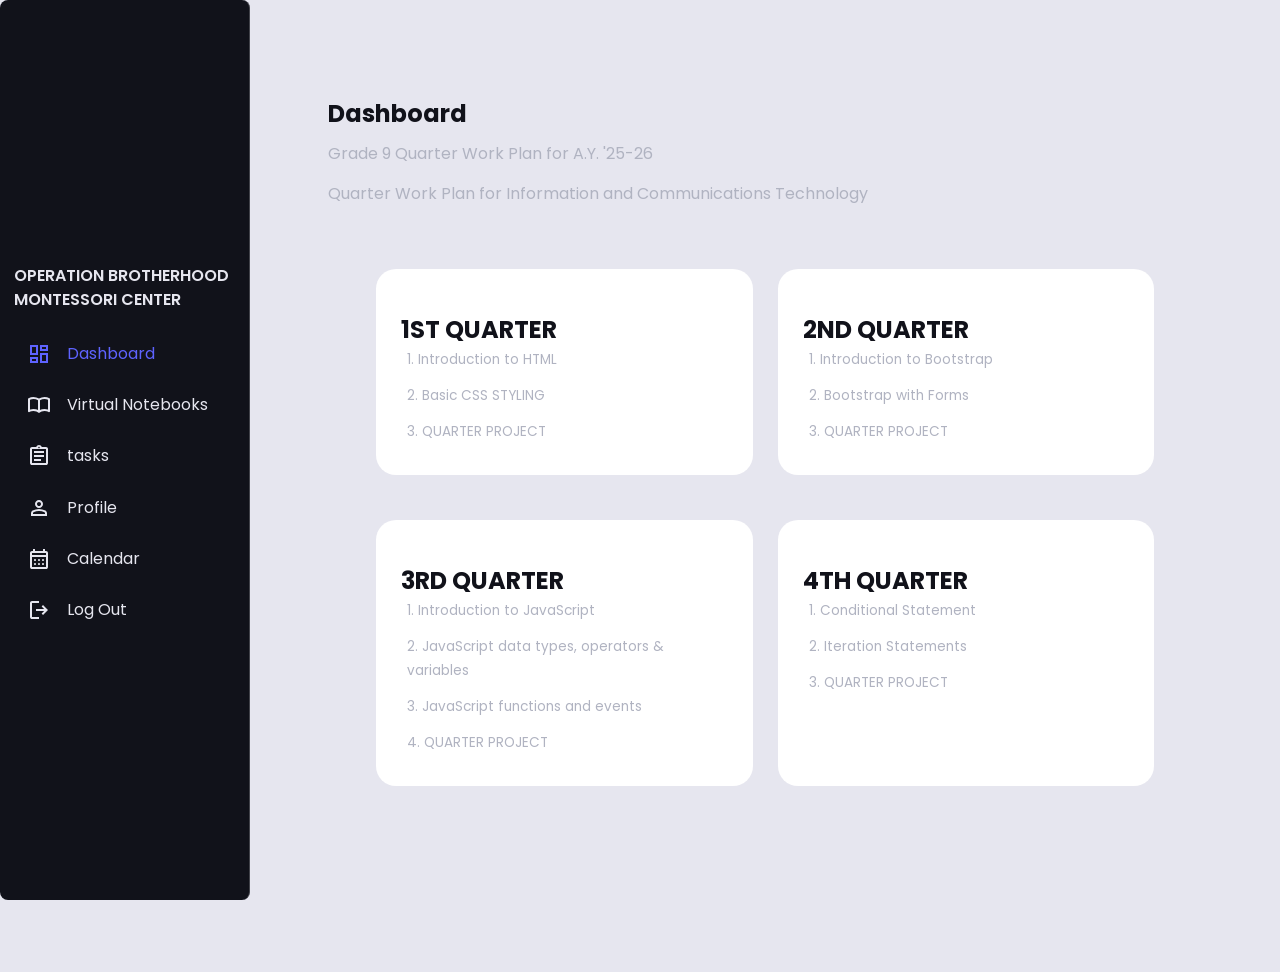
<file: dashboard.html>
<!DOCTYPE html>
<html lang="en">
<head>
    <meta charset="UTF-8">
    <meta name="viewport" content="width=device-width, initial-scale=1.0">
    <title>Dashboard</title>
    <link rel="stylesheet" href="style2.css"> 
</head>
<body>

    <nav id="sidebar">
    
    <ul> 

    <li> 
    
    <span class="logo"> OPERATION BROTHERHOOD MONTESSORI CENTER </span>
    </li>

     <li class="active">
         <a href="dashboard.html"> 
        <svg xmlns="http://www.w3.org/2000/svg" height="24px" viewBox="0 -960 960 960" width="24px" fill="#e3e3e3"><path d="M520-600v-240h320v240H520ZM120-440v-400h320v400H120Zm400 320v-400h320v400H520Zm-400 0v-240h320v240H120Zm80-400h160v-240H200v240Zm400 320h160v-240H600v240Zm0-480h160v-80H600v80ZM200-200h160v-80H200v80Zm160-320Zm240-160Zm0 240ZM360-280Z"/></svg>
        <span> Dashboard </span>

        </a>
     </li>

    

     <li>
         <a href="notebooks.html">
        <svg xmlns="http://www.w3.org/2000/svg" height="24px" viewBox="0 -960 960 960" width="24px" fill="#e3e3e3"><path d="M260-320q47 0 91.5 10.5T440-278v-394q-41-24-87-36t-93-12q-36 0-71.5 7T120-692v396q35-12 69.5-18t70.5-6Zm260 42q44-21 88.5-31.5T700-320q36 0 70.5 6t69.5 18v-396q-33-14-68.5-21t-71.5-7q-47 0-93 12t-87 36v394Zm-40 118q-48-38-104-59t-116-21q-42 0-82.5 11T100-198q-21 11-40.5-1T40-234v-482q0-11 5.5-21T62-752q46-24 96-36t102-12q58 0 113.5 15T480-740q51-30 106.5-45T700-800q52 0 102 12t96 36q11 5 16.5 15t5.5 21v482q0 23-19.5 35t-40.5 1q-37-20-77.5-31T700-240q-60 0-116 21t-104 59ZM280-494Z"/></svg>
        <span> Virtual Notebooks </span>
        </a>
     </li>



     <li>
         <a href="tasks.html">
        <svg xmlns="http://www.w3.org/2000/svg" height="24px" viewBox="0 -960 960 960" width="24px" fill="#e3e3e3"><path d="M200-120q-33 0-56.5-23.5T120-200v-560q0-33 23.5-56.5T200-840h168q13-36 43.5-58t68.5-22q38 0 68.5 22t43.5 58h168q33 0 56.5 23.5T840-760v560q0 33-23.5 56.5T760-120H200Zm0-80h560v-560H200v560Zm80-80h280v-80H280v80Zm0-160h400v-80H280v80Zm0-160h400v-80H280v80Zm221.5-198.5Q510-807 510-820t-8.5-21.5Q493-850 480-850t-21.5 8.5Q450-833 450-820t8.5 21.5Q467-790 480-790t21.5-8.5ZM200-200v-560 560Z"/></svg>
        <span> tasks</span> 
        </a>
     </li>


     <li>
         <a href="profile.html">
         <svg xmlns="http://www.w3.org/2000/svg" height="24px" viewBox="0 -960 960 960" width="24px" fill="#e3e3e3"><path d="M367-527q-47-47-47-113t47-113q47-47 113-47t113 47q47 47 47 113t-47 113q-47 47-113 47t-113-47ZM160-160v-112q0-34 17.5-62.5T224-378q62-31 126-46.5T480-440q66 0 130 15.5T736-378q29 15 46.5 43.5T800-272v112H160Zm80-80h480v-32q0-11-5.5-20T700-306q-54-27-109-40.5T480-360q-56 0-111 13.5T260-306q-9 5-14.5 14t-5.5 20v32Zm296.5-343.5Q560-607 560-640t-23.5-56.5Q513-720 480-720t-56.5 23.5Q400-673 400-640t23.5 56.5Q447-560 480-560t56.5-23.5ZM480-640Zm0 400Z"/></svg>
         <span> Profile </span>
         </a>
     </li>

     <li>
         <a href="calendar.html">
        <svg xmlns="http://www.w3.org/2000/svg" height="24px" viewBox="0 -960 960 960" width="24px" fill="#e3e3e3"><path d="M200-80q-33 0-56.5-23.5T120-160v-560q0-33 23.5-56.5T200-800h40v-80h80v80h320v-80h80v80h40q33 0 56.5 23.5T840-720v560q0 33-23.5 56.5T760-80H200Zm0-80h560v-400H200v400Zm0-480h560v-80H200v80Zm0 0v-80 80Zm280 240q-17 0-28.5-11.5T440-440q0-17 11.5-28.5T480-480q17 0 28.5 11.5T520-440q0 17-11.5 28.5T480-400Zm-188.5-11.5Q280-423 280-440t11.5-28.5Q303-480 320-480t28.5 11.5Q360-457 360-440t-11.5 28.5Q337-400 320-400t-28.5-11.5ZM640-400q-17 0-28.5-11.5T600-440q0-17 11.5-28.5T640-480q17 0 28.5 11.5T680-440q0 17-11.5 28.5T640-400ZM480-240q-17 0-28.5-11.5T440-280q0-17 11.5-28.5T480-320q17 0 28.5 11.5T520-280q0 17-11.5 28.5T480-240Zm-188.5-11.5Q280-263 280-280t11.5-28.5Q303-320 320-320t28.5 11.5Q360-297 360-280t-11.5 28.5Q337-240 320-240t-28.5-11.5ZM640-240q-17 0-28.5-11.5T600-280q0-17 11.5-28.5T640-320q17 0 28.5 11.5T680-280q0 17-11.5 28.5T640-240Z"/></svg>
         <span> Calendar </span>
        </a>
     </li>


     <li>
         <a href="index.html">
        <svg xmlns="http://www.w3.org/2000/svg" height="24px" viewBox="0 -960 960 960" width="24px" fill="#e3e3e3"><path d="M200-120q-33 0-56.5-23.5T120-200v-560q0-33 23.5-56.5T200-840h280v80H200v560h280v80H200Zm440-160-55-58 102-102H360v-80h327L585-622l55-58 200 200-200 200Z"/></svg>
         <span> Log Out </span>
        </a>
     </li>

    </ul>
        
    
    </nav>

     <main> 

        <div class="container"> 
        
        <h2> Dashboard </h2>
        <p> Grade 9 Quarter Work Plan for A.Y. '25-26 </p>
        <p> Quarter Work Plan for Information and Communications Technology </p>
        
         <div class="container grid">

        <div class="container item">
            <h2>1ST QUARTER</h2>
            <p>1. Introduction to HTML</p>
            <p>2. Basic CSS STYLING</p>
            <p>3. QUARTER PROJECT</p>
        </div>

        <div class="container item">
            <h2>2ND QUARTER</h2>
            <p>1. Introduction to Bootstrap</p>
            <p>2. Bootstrap with Forms</p>
            <p>3. QUARTER PROJECT</p>
        </div>

        <div class="container item">
            <h2>3RD QUARTER</h2>
            <p>1. Introduction to JavaScript</p>
            <p>2. JavaScript data types, operators & variables</p>
            <p>3. JavaScript functions and events</p>
            <p>4. QUARTER PROJECT</p>
        </div>

        <div class="container item">
            <h2>4TH QUARTER</h2>
            <p>1. Conditional Statement</p>
            <p>2. Iteration Statements</p>
            <p>3. QUARTER PROJECT</p>
        </div>

    </div>

    </div>


</main>

    </main>
</file>
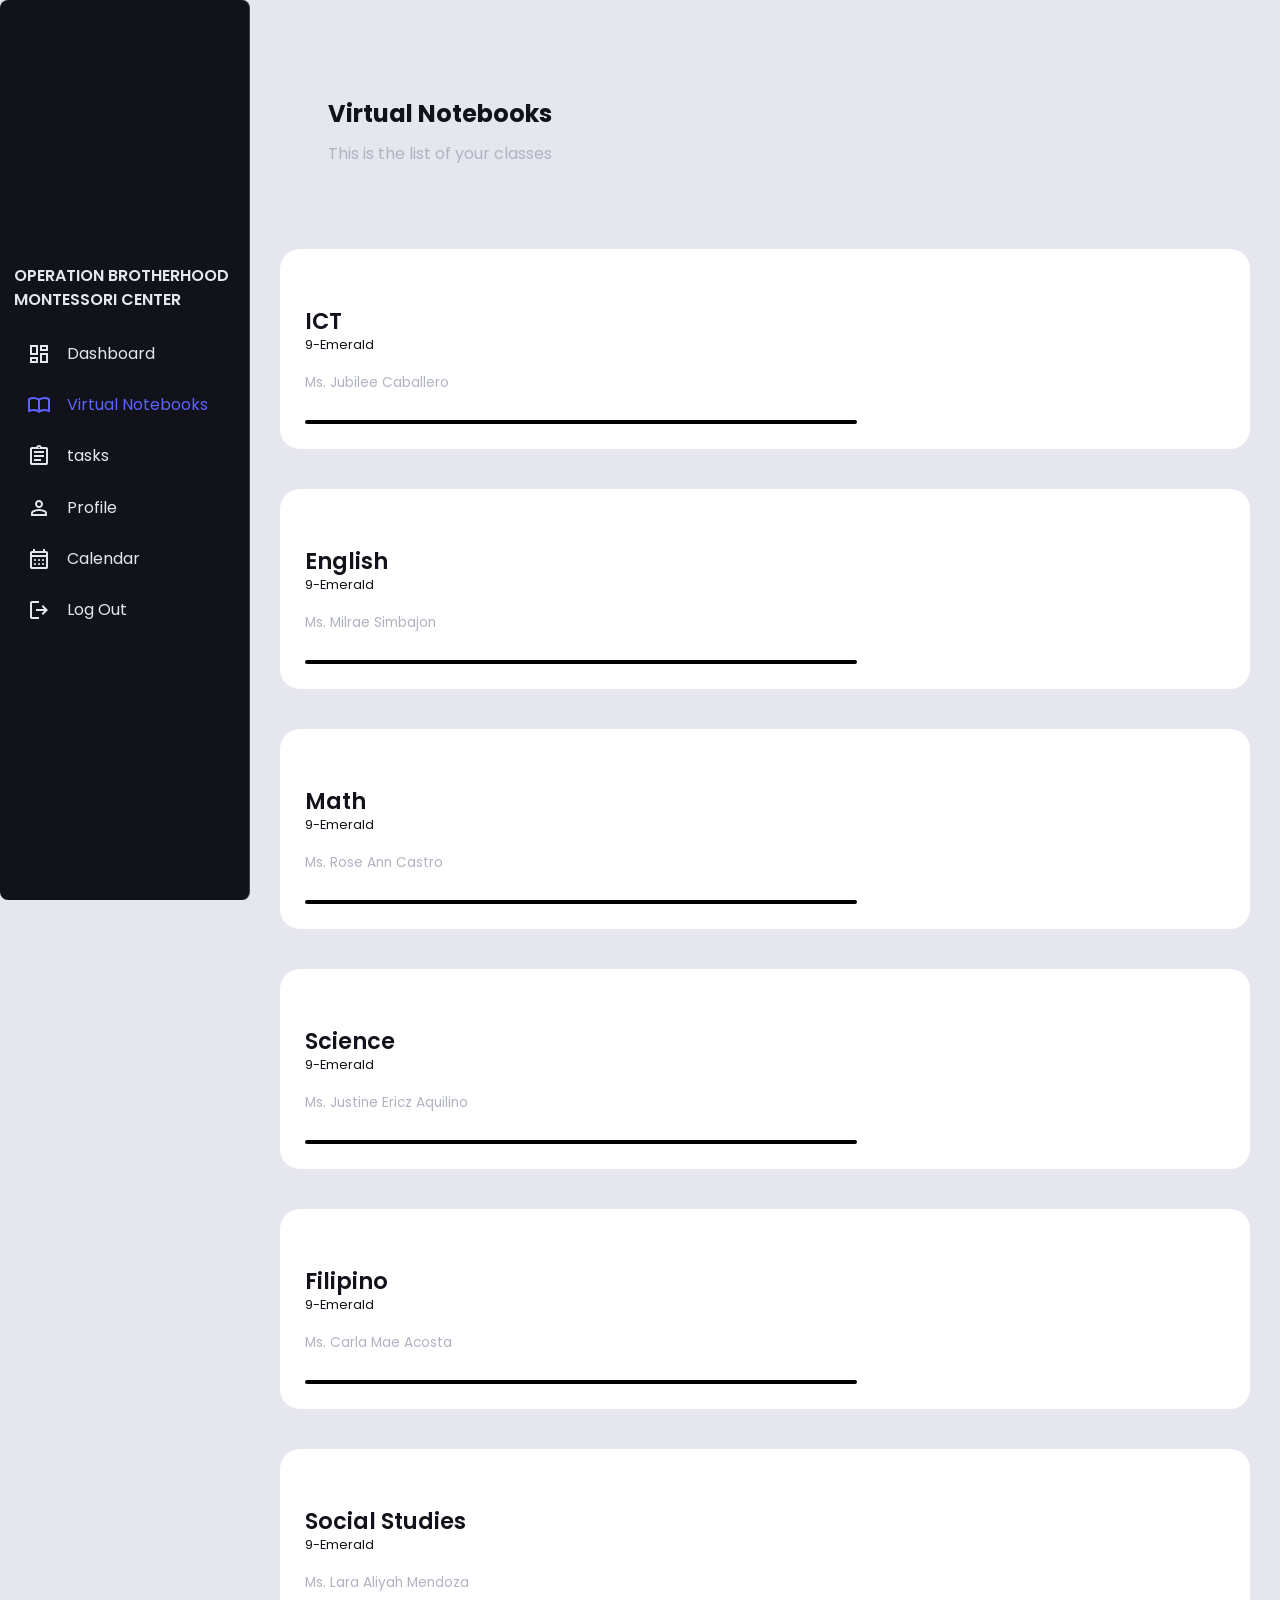
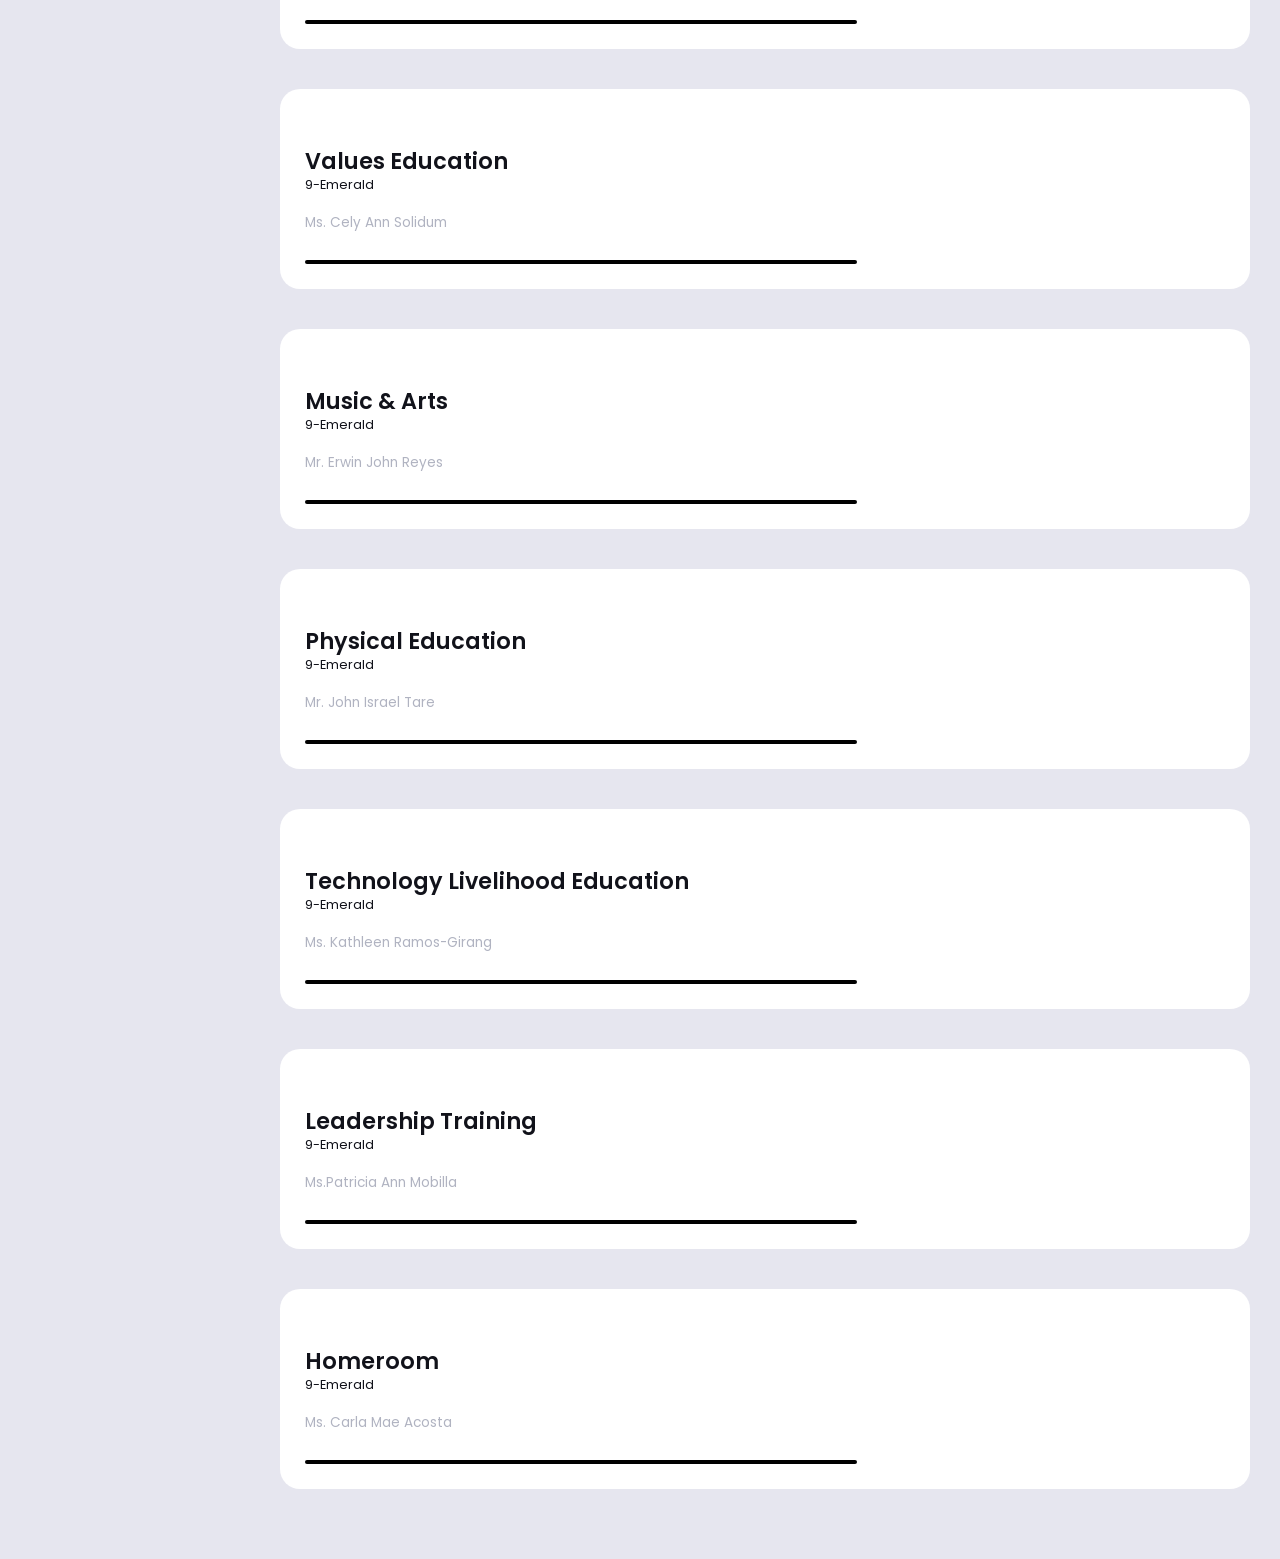
<file: notebooks.html>
<!DOCTYPE html>
<html lang="en">
<head>
    <meta charset="UTF-8">
    <meta name="viewport" content="width=device-width, initial-scale=1.0">
    <title>Notebooks</title>
    <link rel="stylesheet" href="style4.css"> 
</head>
<body>

    <nav id="sidebar">
    
    <ul> 

    <li> 
    
    <span class="logo"> OPERATION BROTHERHOOD MONTESSORI CENTER </span>
    </li>

     <li>
         <a href="dashboard.html"> 
        <svg xmlns="http://www.w3.org/2000/svg" height="24px" viewBox="0 -960 960 960" width="24px" fill="#e3e3e3"><path d="M520-600v-240h320v240H520ZM120-440v-400h320v400H120Zm400 320v-400h320v400H520Zm-400 0v-240h320v240H120Zm80-400h160v-240H200v240Zm400 320h160v-240H600v240Zm0-480h160v-80H600v80ZM200-200h160v-80H200v80Zm160-320Zm240-160Zm0 240ZM360-280Z"/></svg>
        <span> Dashboard </span>

        </a>
     </li>

    

     <li class="active">
         <a href="notebooks.html">
        <svg xmlns="http://www.w3.org/2000/svg" height="24px" viewBox="0 -960 960 960" width="24px" fill="#e3e3e3"><path d="M260-320q47 0 91.5 10.5T440-278v-394q-41-24-87-36t-93-12q-36 0-71.5 7T120-692v396q35-12 69.5-18t70.5-6Zm260 42q44-21 88.5-31.5T700-320q36 0 70.5 6t69.5 18v-396q-33-14-68.5-21t-71.5-7q-47 0-93 12t-87 36v394Zm-40 118q-48-38-104-59t-116-21q-42 0-82.5 11T100-198q-21 11-40.5-1T40-234v-482q0-11 5.5-21T62-752q46-24 96-36t102-12q58 0 113.5 15T480-740q51-30 106.5-45T700-800q52 0 102 12t96 36q11 5 16.5 15t5.5 21v482q0 23-19.5 35t-40.5 1q-37-20-77.5-31T700-240q-60 0-116 21t-104 59ZM280-494Z"/></svg>
        <span> Virtual Notebooks </span>
        </a>
     </li>



     <li>
         <a href="tasks.html">
        <svg xmlns="http://www.w3.org/2000/svg" height="24px" viewBox="0 -960 960 960" width="24px" fill="#e3e3e3"><path d="M200-120q-33 0-56.5-23.5T120-200v-560q0-33 23.5-56.5T200-840h168q13-36 43.5-58t68.5-22q38 0 68.5 22t43.5 58h168q33 0 56.5 23.5T840-760v560q0 33-23.5 56.5T760-120H200Zm0-80h560v-560H200v560Zm80-80h280v-80H280v80Zm0-160h400v-80H280v80Zm0-160h400v-80H280v80Zm221.5-198.5Q510-807 510-820t-8.5-21.5Q493-850 480-850t-21.5 8.5Q450-833 450-820t8.5 21.5Q467-790 480-790t21.5-8.5ZM200-200v-560 560Z"/></svg>
        <span> tasks</span> 
        </a>
     </li>


     <li>
         <a href="profile.html">
         <svg xmlns="http://www.w3.org/2000/svg" height="24px" viewBox="0 -960 960 960" width="24px" fill="#e3e3e3"><path d="M367-527q-47-47-47-113t47-113q47-47 113-47t113 47q47 47 47 113t-47 113q-47 47-113 47t-113-47ZM160-160v-112q0-34 17.5-62.5T224-378q62-31 126-46.5T480-440q66 0 130 15.5T736-378q29 15 46.5 43.5T800-272v112H160Zm80-80h480v-32q0-11-5.5-20T700-306q-54-27-109-40.5T480-360q-56 0-111 13.5T260-306q-9 5-14.5 14t-5.5 20v32Zm296.5-343.5Q560-607 560-640t-23.5-56.5Q513-720 480-720t-56.5 23.5Q400-673 400-640t23.5 56.5Q447-560 480-560t56.5-23.5ZM480-640Zm0 400Z"/></svg>
         <span> Profile </span>
         </a>
     </li>

     <li>
         <a href="calendar.html">
        <svg xmlns="http://www.w3.org/2000/svg" height="24px" viewBox="0 -960 960 960" width="24px" fill="#e3e3e3"><path d="M200-80q-33 0-56.5-23.5T120-160v-560q0-33 23.5-56.5T200-800h40v-80h80v80h320v-80h80v80h40q33 0 56.5 23.5T840-720v560q0 33-23.5 56.5T760-80H200Zm0-80h560v-400H200v400Zm0-480h560v-80H200v80Zm0 0v-80 80Zm280 240q-17 0-28.5-11.5T440-440q0-17 11.5-28.5T480-480q17 0 28.5 11.5T520-440q0 17-11.5 28.5T480-400Zm-188.5-11.5Q280-423 280-440t11.5-28.5Q303-480 320-480t28.5 11.5Q360-457 360-440t-11.5 28.5Q337-400 320-400t-28.5-11.5ZM640-400q-17 0-28.5-11.5T600-440q0-17 11.5-28.5T640-480q17 0 28.5 11.5T680-440q0 17-11.5 28.5T640-400ZM480-240q-17 0-28.5-11.5T440-280q0-17 11.5-28.5T480-320q17 0 28.5 11.5T520-280q0 17-11.5 28.5T480-240Zm-188.5-11.5Q280-263 280-280t11.5-28.5Q303-320 320-320t28.5 11.5Q360-297 360-280t-11.5 28.5Q337-240 320-240t-28.5-11.5ZM640-240q-17 0-28.5-11.5T600-280q0-17 11.5-28.5T640-320q17 0 28.5 11.5T680-280q0 17-11.5 28.5T640-240Z"/></svg>
         <span> Calendar </span>
        </a>
     </li>


     <li>
         <a href="index.html">
        <svg xmlns="http://www.w3.org/2000/svg" height="24px" viewBox="0 -960 960 960" width="24px" fill="#e3e3e3"><path d="M200-120q-33 0-56.5-23.5T120-200v-560q0-33 23.5-56.5T200-840h280v80H200v560h280v80H200Zm440-160-55-58 102-102H360v-80h327L585-622l55-58 200 200-200 200Z"/></svg>
         <span> Log Out </span>
        </a>
     </li>

    </ul>
        
    
    </nav>
    <main> 

        <div class="container"> 
        
        <h2> Virtual Notebooks </h2>
        <p> This is the list of your classes </p>
        </div>

        <div class="container grid">

        <div class="container item">
            <h3>ICT</h3>
            <span>9-Emerald</span>
            <p>Ms. Jubilee Caballero</p>
            <div class="line"></div>
        </div>

        <div class="container item">
            <h3>English</h3>
            <span>9-Emerald</span>
            <p>Ms. Milrae Simbajon</p>
            <div class="line"></div>
        </div>

        <div class="container item">
            <h3>Math</h3>
            <span>9-Emerald</span>
            <p>Ms. Rose Ann Castro</p>
            <div class="line"></div>
        </div>

        <div class="container item">
            <h3>Science</h3>
            <span>9-Emerald</span>
            <p>Ms. Justine Ericz Aquilino</p>
            <div class="line"></div>
        </div>

        <div class="container item">
            <h3>Filipino</h3>
            <span>9-Emerald</span>
            <p>Ms. Carla Mae Acosta</p>
            <div class="line"></div>
        </div>

        <div class="container item">
            <h3>Social Studies</h3>
            <span>9-Emerald</span>
            <p>Ms. Lara Aliyah Mendoza</p>
            <div class="line"></div>
        </div>

         <div class="container item">
            <h3>Values Education</h3>
            <span>9-Emerald</span>
            <p>Ms. Cely Ann Solidum</p>
            <div class="line"></div>
        </div>

        <div class="container item">
            <h3> Music & Arts</h3>
            <span>9-Emerald</span>
            <p>Mr. Erwin John Reyes</p>
            <div class="line"></div>
        </div>

         <div class="container item">
            <h3> Physical Education</h3>
            <span>9-Emerald</span>
            <p>Mr. John Israel Tare</p>
            <div class="line"></div>
        </div>

        <div class="container item">
            <h3> Technology Livelihood Education</h3>
            <span>9-Emerald</span>
            <p>Ms. Kathleen Ramos-Girang</p>
            <div class="line"></div>
        </div>

        <div class="container item">
            <h3> Leadership Training</h3>
            <span>9-Emerald</span>
            <p>Ms.Patricia Ann Mobilla</p>
            <div class="line"></div>
        </div>

        <div class="container item">
            <h3> Homeroom</h3>
            <span>9-Emerald</span>
            <p> Ms. Carla Mae Acosta</p>
            <div class="line"></div>
        </div>

        

    </div>

    </main>
    
</body>
</html>
</file>
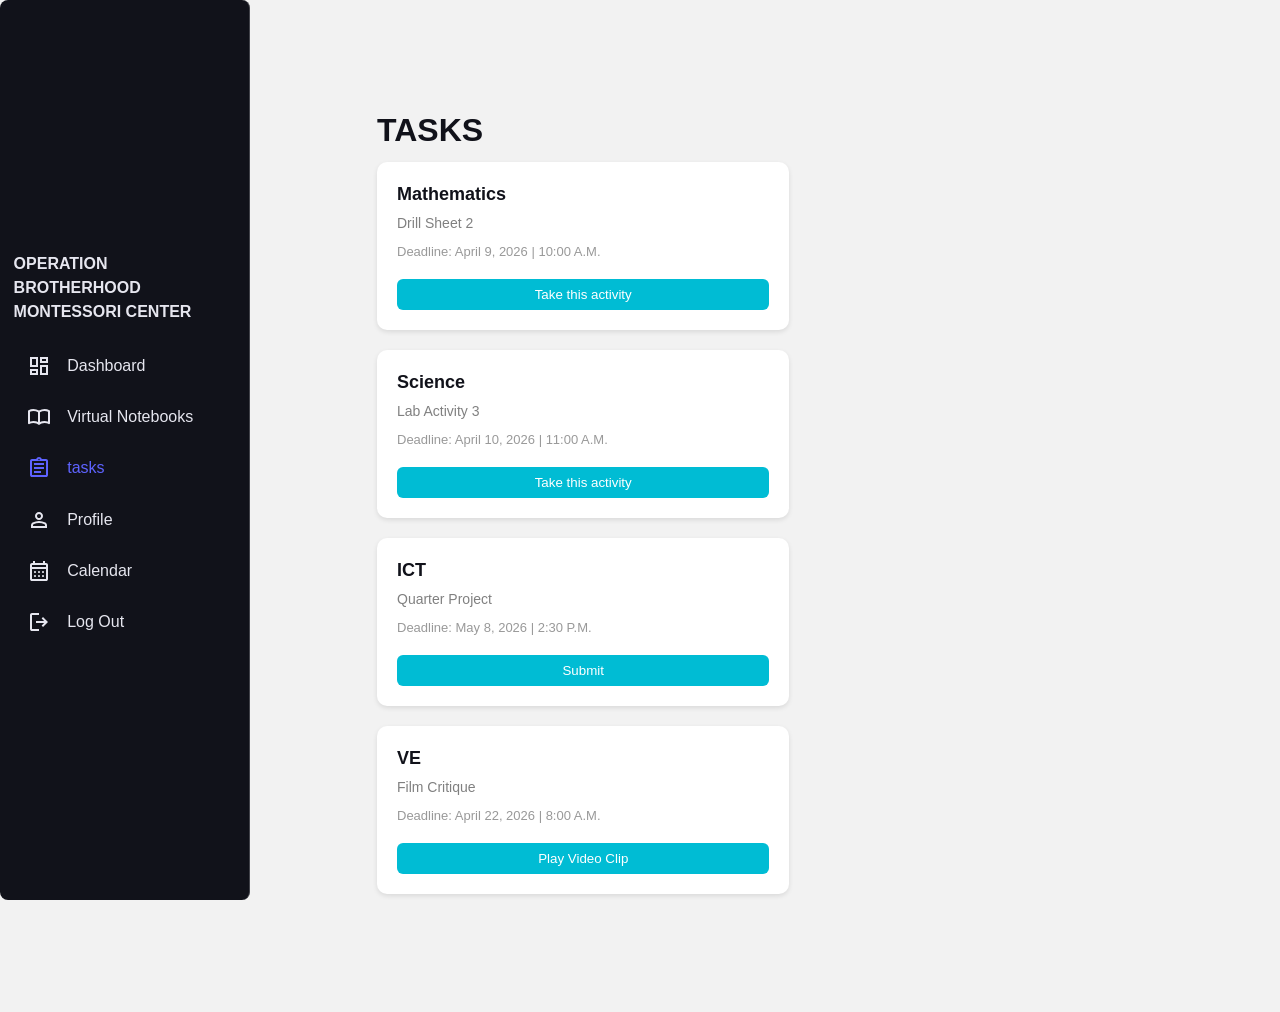
<file: tasks.html>
<!DOCTYPE html>
<html lang="en">
<head>
  <meta charset="UTF-8">
  <meta name="viewport" content="width=device-width, initial-scale=1.0">
  <title>Tasks</title>

  <link rel="stylesheet" href="style3.css">
</head>
<body>

 <nav id="sidebar">
    
    <ul> 

    <li> 
    
    <span class="logo"> OPERATION BROTHERHOOD MONTESSORI CENTER </span>
    </li>

     <li>
         <a href="dashboard.html"> 
        <svg xmlns="http://www.w3.org/2000/svg" height="24px" viewBox="0 -960 960 960" width="24px" fill="#e3e3e3"><path d="M520-600v-240h320v240H520ZM120-440v-400h320v400H120Zm400 320v-400h320v400H520Zm-400 0v-240h320v240H120Zm80-400h160v-240H200v240Zm400 320h160v-240H600v240Zm0-480h160v-80H600v80ZM200-200h160v-80H200v80Zm160-320Zm240-160Zm0 240ZM360-280Z"/></svg>
        <span> Dashboard </span>

        </a>
     </li>

    

     <li>
         <a href="notebooks.html">
        <svg xmlns="http://www.w3.org/2000/svg" height="24px" viewBox="0 -960 960 960" width="24px" fill="#e3e3e3"><path d="M260-320q47 0 91.5 10.5T440-278v-394q-41-24-87-36t-93-12q-36 0-71.5 7T120-692v396q35-12 69.5-18t70.5-6Zm260 42q44-21 88.5-31.5T700-320q36 0 70.5 6t69.5 18v-396q-33-14-68.5-21t-71.5-7q-47 0-93 12t-87 36v394Zm-40 118q-48-38-104-59t-116-21q-42 0-82.5 11T100-198q-21 11-40.5-1T40-234v-482q0-11 5.5-21T62-752q46-24 96-36t102-12q58 0 113.5 15T480-740q51-30 106.5-45T700-800q52 0 102 12t96 36q11 5 16.5 15t5.5 21v482q0 23-19.5 35t-40.5 1q-37-20-77.5-31T700-240q-60 0-116 21t-104 59ZM280-494Z"/></svg>
        <span> Virtual Notebooks </span>
        </a>
     </li>



     <li class="active">
         <a href="tasks.html">
        <svg xmlns="http://www.w3.org/2000/svg" height="24px" viewBox="0 -960 960 960" width="24px" fill="#e3e3e3"><path d="M200-120q-33 0-56.5-23.5T120-200v-560q0-33 23.5-56.5T200-840h168q13-36 43.5-58t68.5-22q38 0 68.5 22t43.5 58h168q33 0 56.5 23.5T840-760v560q0 33-23.5 56.5T760-120H200Zm0-80h560v-560H200v560Zm80-80h280v-80H280v80Zm0-160h400v-80H280v80Zm0-160h400v-80H280v80Zm221.5-198.5Q510-807 510-820t-8.5-21.5Q493-850 480-850t-21.5 8.5Q450-833 450-820t8.5 21.5Q467-790 480-790t21.5-8.5ZM200-200v-560 560Z"/></svg>
        <span> tasks</span> 
        </a>
     </li>


     <li>
         <a href="profile.html">
         <svg xmlns="http://www.w3.org/2000/svg" height="24px" viewBox="0 -960 960 960" width="24px" fill="#e3e3e3"><path d="M367-527q-47-47-47-113t47-113q47-47 113-47t113 47q47 47 47 113t-47 113q-47 47-113 47t-113-47ZM160-160v-112q0-34 17.5-62.5T224-378q62-31 126-46.5T480-440q66 0 130 15.5T736-378q29 15 46.5 43.5T800-272v112H160Zm80-80h480v-32q0-11-5.5-20T700-306q-54-27-109-40.5T480-360q-56 0-111 13.5T260-306q-9 5-14.5 14t-5.5 20v32Zm296.5-343.5Q560-607 560-640t-23.5-56.5Q513-720 480-720t-56.5 23.5Q400-673 400-640t23.5 56.5Q447-560 480-560t56.5-23.5ZM480-640Zm0 400Z"/></svg>
         <span> Profile </span>
         </a>
     </li>

     <li>
         <a href="calendar.html">
        <svg xmlns="http://www.w3.org/2000/svg" height="24px" viewBox="0 -960 960 960" width="24px" fill="#e3e3e3"><path d="M200-80q-33 0-56.5-23.5T120-160v-560q0-33 23.5-56.5T200-800h40v-80h80v80h320v-80h80v80h40q33 0 56.5 23.5T840-720v560q0 33-23.5 56.5T760-80H200Zm0-80h560v-400H200v400Zm0-480h560v-80H200v80Zm0 0v-80 80Zm280 240q-17 0-28.5-11.5T440-440q0-17 11.5-28.5T480-480q17 0 28.5 11.5T520-440q0 17-11.5 28.5T480-400Zm-188.5-11.5Q280-423 280-440t11.5-28.5Q303-480 320-480t28.5 11.5Q360-457 360-440t-11.5 28.5Q337-400 320-400t-28.5-11.5ZM640-400q-17 0-28.5-11.5T600-440q0-17 11.5-28.5T640-480q17 0 28.5 11.5T680-440q0 17-11.5 28.5T640-400ZM480-240q-17 0-28.5-11.5T440-280q0-17 11.5-28.5T480-320q17 0 28.5 11.5T520-280q0 17-11.5 28.5T480-240Zm-188.5-11.5Q280-263 280-280t11.5-28.5Q303-320 320-320t28.5 11.5Q360-297 360-280t-11.5 28.5Q337-240 320-240t-28.5-11.5ZM640-240q-17 0-28.5-11.5T600-280q0-17 11.5-28.5T640-320q17 0 28.5 11.5T680-280q0 17-11.5 28.5T640-240Z"/></svg>
         <span> Calendar </span>
        </a>
     </li>


     <li>
         <a href="index.html">
        <svg xmlns="http://www.w3.org/2000/svg" height="24px" viewBox="0 -960 960 960" width="24px" fill="#e3e3e3"><path d="M200-120q-33 0-56.5-23.5T120-200v-560q0-33 23.5-56.5T200-840h280v80H200v560h280v80H200Zm440-160-55-58 102-102H360v-80h327L585-622l55-58 200 200-200 200Z"/></svg>
         <span> Log Out </span>
        </a>
     </li>

    </ul>
        
    
    </nav>

    <main> 

  <div class="container">
    <h1>TASKS</h1>

    <div class="grid">

      <div class="card">
        <div class="title">Mathematics</div>
        <div class="subtitle">Drill Sheet 2</div>
        <div class="deadline">Deadline: April 9, 2026 | 10:00 A.M.</div>
        <button class="btn">Take this activity</button>
      </div>

      <div class="card">
        <div class="title">Science</div>
        <div class="subtitle">Lab Activity 3</div>
        <div class="deadline">Deadline: April 10, 2026 | 11:00 A.M.</div>
        <button class="btn">Take this activity</button>
      </div>
<div class="card">
        <div class="title">ICT</div>
        <div class="subtitle">Quarter Project</div>
        <div class="deadline">Deadline: May 8, 2026 | 2:30 P.M.</div>
        <button class="btn">Submit</button>
      </div>

      <div class="card">
        <div class="title">VE</div>
        <div class="subtitle">Film Critique</div>
        <div class="deadline">Deadline: April 22, 2026 | 8:00 A.M.</div>
        <button class="btn">Play Video Clip</button>
      </div>

    </div>
  </div>

  </main>

</body>
</html>
</file>
<file: style2.css>
@import url('https://fonts.googleapis.com/css2?family=Poppins:ital@0;1&display=swap');
:root{
    --base-clr: #11121a; 
    --line-clr: #42434a; 
    --hover-clr: #222533; 
    --text-clr: #e6e6ef; 
    --accent-clr: #5e63ff; 
    --secondary-text-clr: #b0b3c1; 

}

*{
    margin:0;
    padding:0; 
}

html{
    font-family: Poppins,'Segoe UI', Tahoma, Geneva, Verdana, sans-serif;
    line-height: 1.5rem; 
}

body{ 

    min-height: 100vh;
    min-height: 100dvh;
    background-color: var(--text-clr);
    color: var(--base-clr);
    display: grid;
    grid-template-columns: auto 1fr;
}


#sidebar{ 
    box-sizing: border-box;
    height: 100vh; 
    width:250px; 
    padding: 5px 1em; 
    background-color: var(--base-clr);
    border-right: 1px solid var(--line-clr);
    position: sticky;
    top:0; 
    align-self: start; 

}

#sidebar ul{ 
    list-style: none;


}

#sidebar> ul> li:first-child{
    display: flex;
    justify-content: flex-end;
    margin-bottom: 16px;
    .logo{ 
        font-weight: 600;
    }
}

#sidebar ul li.active a{
    
    color: var(--accent-clr);
    svg{
        fill: var(--accent-clr);
    }

}


#sidebar svg{
    flex-shrink: 0;
    fill: var(--text-clr)
}

#sidebar a, #sidebar{
    border-radius: .5em;
    padding: .85em;
    text-decoration: none;
    color: var(--text-clr);
    display: flex;
    align-items: center;
    gap: 1em;
}

#sidebar a:hover{
    background-color: var(--hover-clr);
}


main{
    padding: min(30px, 7%);

}

main p{ 
    color: var(--secondary-text-clr);
    margin-top: 5px;
    margin-bottom: 15px;
}

.container{
    border: none;
    border-radius: 1em;
    margin-bottom: 20px;
    padding: min(3em, 15%);

    h2,p { margin-top: 1em;}
}

#toggle-btn{ 
    margin-left: auto;
    padding: 1em;
    border: none;
    border-radius: 5em;
    background:none;
    cursor: pointer;

    svg{
        transition:rotate 150ms ease-in-out;
    }
}

.grid{

    display: grid;
    grid-template-columns: repeat(2, 1fr);
    gap: 25px;
}

.header{
    border: none;
    padding: 0;} 

.item{
    background: #ffffff;
    border-radius: 20px;
    padding: 25px;
    display: flex;
    min-height: fit-content;
    flex-direction: column;
    justify-content: flex-start;
    transition: transform 0.2s ease, box-shadow 0.2s ease;
} 

.item:hover{
    transform: scale(1.05);
    box-shadow: 0 10px 25px rgba(0,0,0,0.15);
}

.item h3{
    font-size: 1.4rem;
    font-weight: 600;
    color: var(--base-clr);
}

.item span{
    font-size: 0.8rem;
}

.item p{
    font-size: 0.85rem;
    margin: 6px;
}

.item .line{
    width: 60%;
    height: 4px;
    background: black;
    border-radius: 10px;
    margin-top: 10px;
}
</file>
<file: style4.css>
@import url('https://fonts.googleapis.com/css2?family=Poppins:ital@0;1&display=swap');
:root{
    --base-clr: #11121a; 
    --line-clr: #42434a; 
    --hover-clr: #222533; 
    --text-clr: #e6e6ef; 
    --accent-clr: #5e63ff; 
    --secondary-text-clr: #b0b3c1; 

}

*{
    margin:0;
    padding:0; 
}

html{
    font-family: Poppins,'Segoe UI', Tahoma, Geneva, Verdana, sans-serif;
    line-height: 1.5rem; 
}

body{ 

    min-height: 100vh;
    min-height: 100dvh;
    background-color: var(--text-clr);
    color: var(--base-clr);
    display: grid;
    grid-template-columns: auto 1fr;
}


#sidebar{ 
    box-sizing: border-box;
    height: 100vh; 
    width:250px; 
    padding: 5px 1em; 
    background-color: var(--base-clr);
    border-right: 1px solid var(--line-clr);
    position: sticky;
    top:0; 
    align-self: start; 

}

#sidebar ul{ 
    list-style: none;


}

#sidebar> ul> li:first-child{
    display: flex;
    justify-content: flex-end;
    margin-bottom: 16px;
    .logo{ 
        font-weight: 600;
    }
}

#sidebar ul li.active a{
    
    color: var(--accent-clr);
    svg{
        fill: var(--accent-clr);
    }

}


#sidebar svg{
    flex-shrink: 0;
    fill: var(--text-clr)
}

#sidebar a, #sidebar{
    border-radius: .5em;
    padding: .85em;
    text-decoration: none;
    color: var(--text-clr);
    display: flex;
    align-items: center;
    gap: 1em;
}

#sidebar a:hover{
    background-color: var(--hover-clr);
}


main{
    padding: min(30px, 7%);

}

main p{ 
    color: var(--secondary-text-clr);
    margin-top: 5px;
    margin-bottom: 15px;
}

.container{
    border: none;
    border-radius: 1em;
    margin-bottom: 20px;
    padding: min(3em, 15%);

    h2,p { margin-top: 1em;}
}

#toggle-btn{ 
    margin-left: auto;
    padding: 1em;
    border: none;
    border-radius: 5em;
    background:none;
    cursor: pointer;

    svg{
        transition:rotate 150ms ease-in-out;
    }
}

.grid{
    display: grid;
    grid-template-columns: repeat(auto-fit, minmax(550px, 1fr));
    gap: 20px;
    border: none;
    padding: 0;
    margin-top: 20px;
}

.header{
    border: none;
    padding: 0;} 

.item{
    background: #ffffff;
    border-radius: 20px;
    padding: 25px;
    min-height: 150px;
    display: flex;
    flex-direction: column;
    justify-content: flex-end;
    transition: transform 0.2s ease, box-shadow 0.2s ease;

} 

.item:hover{
    transform: scale(1.05);
    box-shadow: 0 10px 25px rgba(0,0,0,0.15);
}

.item h3{
    font-size: 1.4rem;
    font-weight: 600;
}

.item span{
    font-size: 0.8rem;
}

.item p{
    font-size: 0.85rem;
}

.item .line{
    width: 60%;
    height: 4px;
    background: black;
    border-radius: 10px;
    margin-top: 10px;
}
</file>
<file: style3.css>
@import url('https://fonts.googleapis.com/css2?family=Poppins:ital@0;1&display=swap');
:root{
    --base-clr: #11121a; 
    --line-clr: #42434a; 
    --hover-clr: #222533; 
    --text-clr: #e6e6ef; 
    --accent-clr: #5e63ff; 
    --secondary-text-clr: #b0b3c1; 

}

*{
    margin:0;
    padding:0; 
}

html{
    font-family: Poppins,'Segoe UI', Tahoma, Geneva, Verdana, sans-serif;
    line-height: 1.5rem; 
}

body{ 

    min-height: 100vh;
    min-height: 100dvh;
    background-color: var(--text-clr);
    color: var(--base-clr);
    display: grid;
    grid-template-columns: auto 1fr;
}


#sidebar{ 
    box-sizing: border-box;
    height: 100vh; 
    width:250px; 
    padding: 5px 1em; 
    background-color: var(--base-clr);
    border-right: 1px solid var(--line-clr);
    position: sticky;
    top:0; 
    align-self: start; 

}

#sidebar ul{ 
    list-style: none;


}

#sidebar> ul> li:first-child{
    display: flex;
    justify-content: flex-end;
    margin-bottom: 16px;
    .logo{ 
        font-weight: 600;
    }
}

#sidebar ul li.active a{
    
    color: var(--accent-clr);
    svg{
        fill: var(--accent-clr);
    }

}


#sidebar svg{
    flex-shrink: 0;
    fill: var(--text-clr)
}

#sidebar a, #sidebar{
    border-radius: .5em;
    padding: .85em;
    text-decoration: none;
    color: var(--text-clr);
    display: flex;
    align-items: center;
    gap: 1em;
}

#sidebar a:hover{
    background-color: var(--hover-clr);
}


main{
    padding: min(30px, 7%);

}

main p{ 
    color: var(--secondary-text-clr);
    margin-top: 5px;
    margin-bottom: 15px;
}

.container{
    border: none;
    border-radius: 1em;
    margin-bottom: 20px;
    padding: min(3em, 15%);

    h2,p { margin-top: 1em;}
}

#toggle-btn{ 
    margin-left: auto;
    padding: 1em;
    border: none;
    border-radius: 5em;
    background:none;
    cursor: pointer;

    svg{
        transition:rotate 150ms ease-in-out;
    }
}

.grid{
    display: grid;
    grid-template-columns: repeat(auto-fit, minmax(550px, 1fr));
    gap: 20px;
    border: none;
    padding: 0;
    margin-top: 20px;
}

.header{
    border: none;
    padding: 0;} 

.item{
    background: #ffffff;
    border-radius: 20px;
    padding: 25px;
    min-height: 150px;
    display: flex;
    flex-direction: column;
    justify-content: flex-end;
    transition: transform 0.2s ease, box-shadow 0.2s ease;

} 

.item:hover{
    transform: scale(1.05);
    box-shadow: 0 10px 25px rgba(0,0,0,0.15);
}

.item h3{
    font-size: 1.4rem;
    font-weight: 600;
}

.item span{
    font-size: 0.8rem;
}

.item p{
    font-size: 0.85rem;
}

.item .line{
    width: 60%;
    height: 4px;
    background: black;
    border-radius: 10px;
    margin-top: 10px;
}




















body {
  font-family: Arial, sans-serif;
  background-color: #f2f2f2;
  margin: 0;
  padding: 0;
}

.container {
  width: 80%;
  margin: 40px auto;
}

h1 {
  margin-bottom: 20px;
}

.grid {
  display: flex;
  flex-wrap: wrap;
  gap: 20px;
}

.card {
  background-color: white;
  border-radius: 10px;
  padding: 20px;
  box-shadow: 0 2px 5px rgba(0,0,0,0.1);
  width: 48%;
}
.title {
  font-size: 18px;
  font-weight: bold;
}

.subtitle {
  color: gray;
  font-size: 14px;
  margin-top: 5px;
}

.deadline {
  color: #999;
  font-size: 13px;
  margin-top: 5px;
}

.btn {
  margin-top: 15px;
  padding: 8px;
  width: 100%;
  background-color: #00bcd4;
  color: white;
  border: none;
  border-radius: 6px;
  cursor: pointer;
}

.btn:hover {
  background-color: #0097a7;
}
</file>
